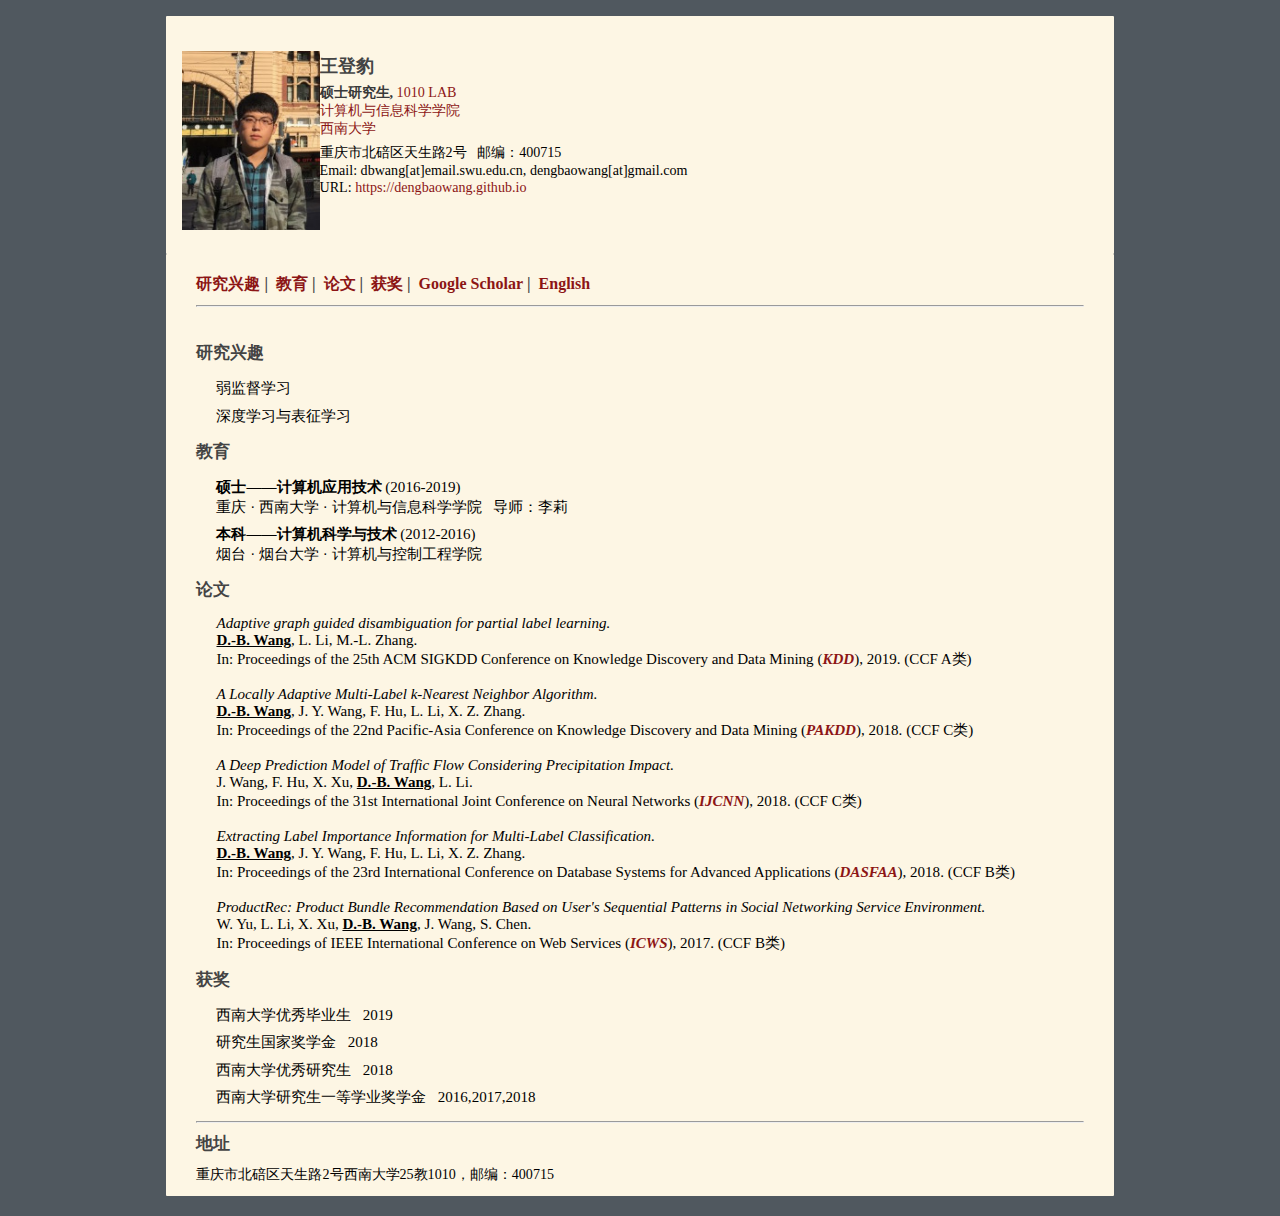
<file: engPage.html>
<!DOCTYPE html PUBLIC "-//W3C//DTD XHTML 1.0 Transitional//EN" "http://www.w3.org/TR/xhtml1/DTD/xhtml1-transitional.dtd">
<!-- saved from url=(0034)http:// -->
<html xmlns="http://www.w3.org/1999/xhtml"><head><meta http-equiv="Content-Type" content="text/html;charset=utf-8">

<meta name="keywords" content="Deng-Bao Wang, 王登豹>
<meta name="description" content="Deng-Bao Wang(王登豹)&#39;s homepage.">
<title>Deng-Bao Wang</title>
<link rel="stylesheet" href="./style.css" type="text/css">
</head>

<body>
	<div id="container">
		<div id="header">
			<div id="sidebar1" class="sidebar">
			<img height="100%" src="./June2018.jpg">
	    	</div>
	    	<div id="sidebar1" class="sidebar2">
    			<br>
				<!--<img src="./logo.jpg">-->
		    </div>
			<h1 id="eng"><b>王登豹</b> <!--<span style="vertical-align:text-bottom"><img src="./name.png"></span>--></h1>
			<h2 id="eng">硕士研究生, <a href="http://swu-nlp.group/" target="_blank">1010 LAB</a></h2>
	        <h2 id="eng"><a href="http://computer.swu.edu.cn/">计算机与信息科学学院</a></h2>
	        <h2 id="eng"><a href="http://computer.swu.edu.cn"/>西南大学</a></h2>
        	<p>重庆市北碚区天生路2号 &nbsp;&nbsp;邮编：400715<br>  		
			Email: dbwang[at]email.swu.edu.cn, dengbaowang[at]gmail.com<br>
			URL: <a href="https://dengbaowang.github.io"> https://dengbaowang.github.io</a></p>

		</div>
	
		<div id="content">
			<h1 id="split"><font size="3em"><a id="goto" href="#interest">研究兴趣</a>&nbsp;|&nbsp;
            <!--<a id="goto" href="#job">Job Experience</a>,-->
            <a id="goto" href="#edu">教育</a>&nbsp;|&nbsp;
            <a id="goto" href="#publications">论文</a>&nbsp;|&nbsp;
            <a id="goto" href="#honors">获奖</a>&nbsp;|&nbsp;
            <a id="goto" href="https://scholar.google.com/citations?user=Wrpqyg8AAAAJ&hl=zh-CN" target="_blank">Google Scholar</a>&nbsp;|&nbsp;
        	<a id="goto" href="index.html">English</a></font></h1>
			<hr><br>
			<!--<h1><font size="3em" color="#990000">News: </font></h1> 
			<ul><li>We have released a toolbox ALiPy: Active Learning in Python. [<a href="http://parnec.nuaa.edu.cn/huangsj/alipy/" target="_blank">homepage</a>] [<a href="https://github.com/NUAA-AL/alipy" target="_blank">github</a>]</li>
				<li>We organized an international workshop on active learning at PRICAI 2018. [<a href="http://parnec.nuaa.edu.cn/huangsj/AL-workshop/" target="_blank">homepage</a>]</li>
			</ul>-->
			<h1><a name="interest"></a>研究兴趣</h1>
	            <ul>
	                <li><p>弱监督学习</p></li>
	                <li><p>深度学习与表征学习</p></li>
	            </ul>
	        <h1><a name="edu"></a>教育</h1>
	            <ul>
	                <!--<li><p>
	                    <b>Doctor of Engineering</b> (September 2013)<br>
	                    Dept. of Computer Science, Tokyo Institute of Technology, Tokyo, Japan.<br>
	                    Supervised by Prof. Masashi Sugiyama.
	                </p></li>-->
	                <li><p>
	                    <b>硕士——计算机应用技术</b> (2016-2019)<br>
	                    重庆 · 西南大学 · 计算机与信息科学学院 &nbsp;&nbsp;导师：李莉<br>
	                </p></li>
	                <li><p>
	                    <b>本科——计算机科学与技术</b> (2012-2016)<br>
	                    烟台 · 烟台大学 · 计算机与控制工程学院
	                </p></li>
	            </ul>
			<h1><a name="论文"></a>论文</h1>
	  			<ul>
	  				<li><i>Adaptive graph guided disambiguation for partial label learning.</i><br>
	  				<u><b>D.-B. Wang</b></u>, L. Li, M.-L. Zhang.<br>
	  				In: Proceedings of the 25th ACM SIGKDD Conference on Knowledge Discovery and Data Mining (<i><a href="https://www.kdd.org/" target="_blank"><b>KDD</b></a></i>), 2019. <!--[<a href="paper/kdd19.pdf" target="_blank"><b>Paper</b></a>]--> (CCF A类)</li>
					<br>
					<li><i>A Locally Adaptive Multi-Label k-Nearest Neighbor Algorithm.</i><br>
					<u><b>D.-B. Wang</b></u>, J. Y. Wang, F. Hu, L. Li, X. Z. Zhang.<br>
					In: Proceedings of the 22nd Pacific-Asia Conference on Knowledge Discovery and Data Mining (<i><a href="https://pakdd.org/" target="_blank"><b>PAKDD</b></a></i>), 2018. <!--[<b><a href="paper/pakdd18.pdf" target="_blank">Paper</a></b>]-->(CCF C类)</li>
					<br>
					<li><i>A Deep Prediction Model of Traffic Flow Considering Precipitation Impact.</i><br>
					J. Wang, F. Hu, X. Xu, <u><b>D.-B. Wang</b></u>, L. Li.<br>
					In: Proceedings of  the 31st International Joint Conference on Neural Networks (<i><a href="https://www.ijcnn.org/" target="_blank"><b>IJCNN</b></a></i>), 2018. (CCF C类)</li>
					<br>
					<li><i>Extracting Label Importance Information for Multi-Label Classification.</i><br>
					<u><b>D.-B. Wang</b></u>, J. Y. Wang, F. Hu, L. Li, X. Z. Zhang.<br>
					In: Proceedings of the 23rd International Conference on Database Systems for Advanced Applications (<i><a href="http://www.dasfaa.net/" target="_blank"><b>DASFAA</b></a></i>), 2018. (CCF B类)</li>
					<br>
					<li><i>ProductRec: Product Bundle Recommendation Based on User's Sequential Patterns in Social Networking Service Environment.</i><br>
					W. Yu, L. Li, X. Xu, <u><b>D.-B. Wang</b></u>, J. Wang, S. Chen.<br>
					In: Proceedings of IEEE International Conference on Web Services (<i><a href="http://icws.org/" target="_blank"><b>ICWS</b></a></i>), 2017. (CCF B类)</li>
				</ul>		
			<h1><a name="honors"></a>获奖</a></h1>
				<ul>
	            	<li><p> 西南大学优秀毕业生 &nbsp;&nbsp;2019 </p></li>
	                <li><p> 研究生国家奖学金 &nbsp;&nbsp;2018 </p></li>
	                <li><p> 西南大学优秀研究生 &nbsp;&nbsp;2018 </p></li>
	                <li><p> 西南大学研究生一等学业奖学金 &nbsp;&nbsp;2016,2017,2018 </p></li>
	            </ul>
			<h1><hr>地址</h1>
            <p>重庆市北碚区天生路2号西南大学25教1010，邮编：400715</p>
		</div>
		<div id="footer">
		</div>
	</div>
<div id="cntvlive2-is-installed"></div></body></html>
</file>
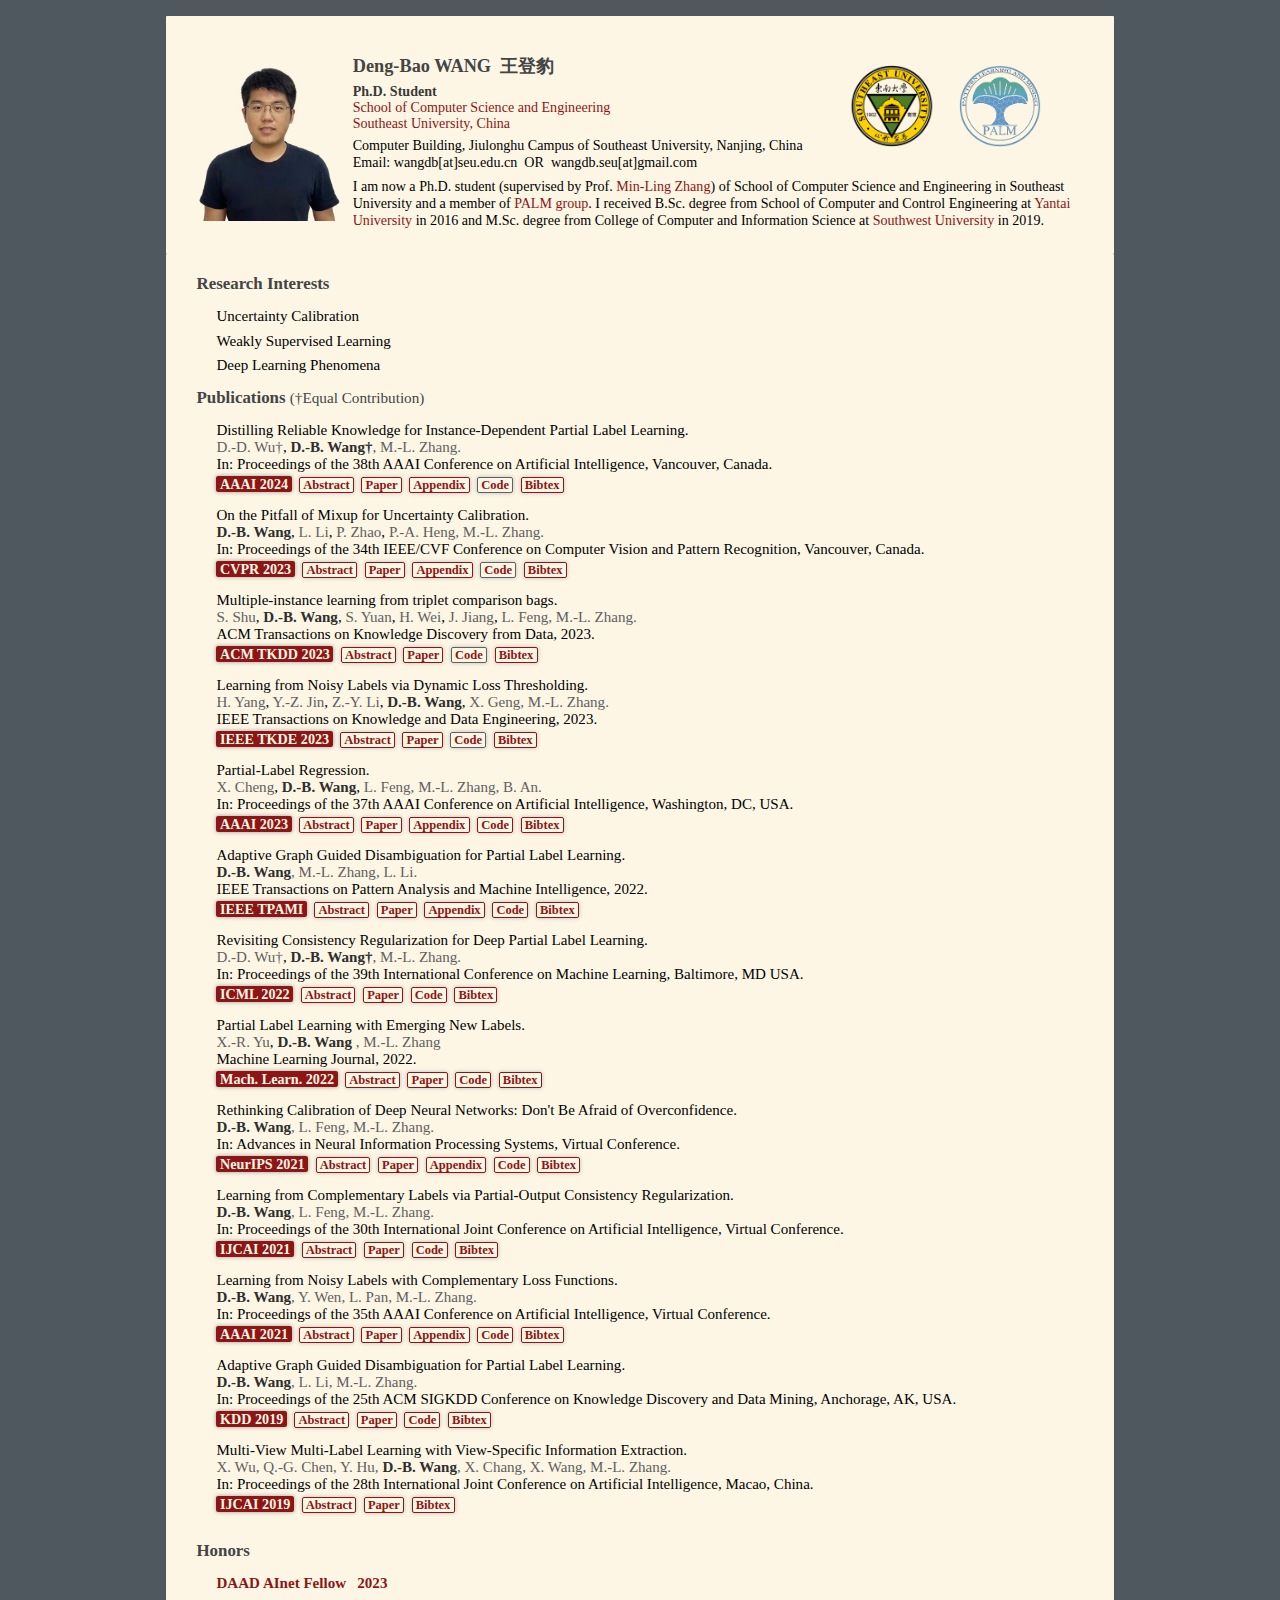
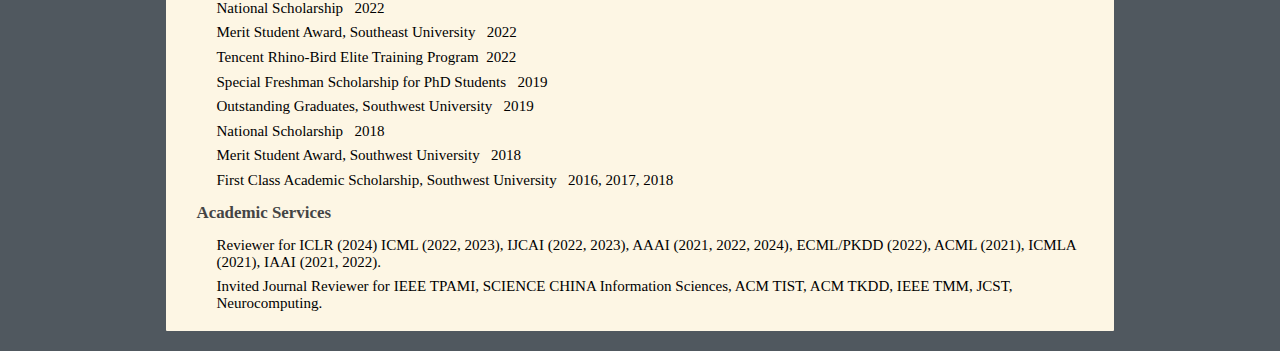
<file: index_old.html>
<!DOCTYPE html PUBLIC "-//W3C//DTD XHTML 1.0 Transitional//EN" "http://www.w3.org/TR/xhtml1/DTD/xhtml1-transitional.dtd">
<!-- saved from url=(0034)http:// -->
<html xmlns="http://www.w3.org/1999/xhtml">
<head>
<meta http-equiv="Content-Type" content="text/html;charset=utf-8">
<meta name="keywords" content="Deng-Bao Wang, 王登豹">
<meta name="description" content="Deng-Bao Wang(王登豹)&#39;s homepage.">
<title>Deng-Bao Wang</title>
<link rel="stylesheet" href="./style.css" type="text/css">
<script type="text/x-mathjax-config">
        MathJax.Hub.Config({
          showProcessingMessages: false,
          TeX: { equationNumbers: { autoNumber: "AMS" } }
        });
        </script>
        <script src="https://&nbsp;code&nbsp;.jquery.com/jquery-3.5.1.min.js"></script>
        <script>
          function toggle(pId) {
            var e=document.getElementById(pId);
            if (!e) return;
            if (e.style.display == "none") {
              e.style.display = "block"
            } else {
              e.style.display = "none"
            }
            return;
          }
        </script>
</head>
<script>
	function changemode(){
		if(/OS/i.test(navigator.userAgent)){
	  	body.style.fontSize="80%";
	  	document.getElementById("header").style.width="62em";
	  	document.getElementById("content").style.width="62em";
	  	document.getElementById("footer").style.width="62em";
		}
		else{
		}
	}
	window.onload=changemode;
</script>
<body id='body'><a target="_blank" name="top"></a>
	<!--<div id="container">-->
		<div id="header">
			<div id="sidebar1" class="sidebar">
			<img height="95%" src="./May2022b.jpg">
	    	</div>

	    	<div id="sidebar1" class="sidebar2">
    			<a target="_blank" href="http://www.seu.edu.cn/"/><img class="logo" height="90%" src="./SEU.jpg"></a>
    			<a target="_blank" href="http://palm.seu.edu.cn/" target="_blank"><img class="logo" height="90%" src="./PALM1.jpg"></a>
		    </div>

			<h1 id="headerh1"><b>Deng-Bao WANG &nbsp;<font style="font-family: kaiti;">王登豹</font></b> <!--<span style="vertical-align:text-bottom"><img src="./name.png"></span>--></h1>
			<h2 id="headerh2">Ph.D. Student<!--, <a target="_blank" href="http://palm.seu.edu.cn/" target="_blank">PALM Group</a></h2>-->
	        <h2><a target="_blank" href="https://cse.seu.edu.cn/">School of Computer Science and Engineering</a></h2>
	        <h2><a target="_blank" href="http://www.seu.edu.cn/"/>Southeast University, China</a></h2>
	        <p><!--&#127970;-->Computer Building, Jiulonghu Campus of Southeast University, Nanjing, China<br>  		
			<!--&#128232;-->Email: wangdb[at]seu.edu.cn &nbsp;OR&nbsp; wangdb.seu[at]gmail.com
			<!--<br>URL: <a target="_blank" href="https://dengbaowang.github.io"> https://dengbaowang.github.io</a>-->
			</p>
			<p id="introP">
			I am now a Ph.D. student (supervised by Prof. <a target="_blank" href="http://palm.seu.edu.cn/zhangml/"> Min-Ling Zhang</a>) of School of Computer Science and Engineering in Southeast University and a member of <a target="_blank" href="http://palm.seu.edu.cn/" target="_blank">PALM group</a>. I received B.Sc. degree from School of Computer and Control Engineering at <a target="_blank" href="http://www.ytu.edu.cn/">Yantai University</a> in 2016 and M.Sc. degree from College of Computer and Information Science at <a target="_blank" href="http://www.swu.edu.cn/"/>Southwest University</a> in 2019.<!--I have been recently enrolled in Tencent Rhino-Bird Elite Training Program and now I am a research intern at <a target="_blank" href="https://ai.tencent.com/ailab/zh/index">Tencent AI Lab</a>, working on Trustworthy Machine Learning and AI-aided Drug Discovery with <a target="_blank" href="https://peilinzhao.github.io/"> Peilin Zhao</a> and <a target="_blank" href="https://lanqingli1993.github.io/">Lanqing Li</a>.I received B.Sc. degree from School of Computer and Control Engineering at <a target="_blank" href="http://www.ytu.edu.cn/">Yantai University</a> in 2016 and M.Sc. degree from College of Computer and Information Science at <a target="_blank" href="http://www.swu.edu.cn/"/>Southwest University</a> in 2019.-->
			</p>
		</div>

		<div id="content">
			<h1><a target="_blank" name="interest"></a>Research Interests</h1>
	            <ul>
	                <li><p>Uncertainty Calibration</p></li>
	                <li><p>Weakly Supervised Learning</p></li>
	                <li><p>Deep Learning Phenomena</p></li>
	                <!--<li><p>Applications of AI on Computer Vision and Natural Language Processing</p></li>-->
	            </ul>

			<h1><a target="_blank" name="publications"></a>Publications <font class="equal">(&dagger;Equal Contribution)</font></h1>
	  			<ul id="pub">
	  				<li>
	  					Distilling Reliable Knowledge for Instance-Dependent Partial Label Learning.<br>
		  				<font class="coauthors" color="#606060">D.-D. Wu†</font>, <font class="me">D.-B. Wang†</font><font class="coauthors" color="#606060">, M.-L. Zhang.</font><br>
		  				<font class="conf" color="#000000">In: Proceedings of the 38th AAAI Conference on Artificial Intelligence, Vancouver, Canada.</font><!--[<a target="_blank" href="index.html"><img src="./pdf.gif">&nbsp;pdf</a>]--> <!--[<a target="_blank" href="&nbsp;paper&nbsp;/ijcai21.pdf" target="_blank"><b>&nbsp;Paper&nbsp;</b></a>]--><br>
		  				<div id="buttons">
		  				<font color="#FDF6E4" id="button"><b>&nbsp;AAAI 2024&nbsp;</b></font>&nbsp;
		  				<span class="title" onclick="toggle(&#39;cvpr24_abs&#39;)" style="cursor:pointer; u:hover"><font id="button1" color="#204E9A">&nbsp;Abstract&nbsp;</font></span>&nbsp;
							<font id="button1" color="#204E9A"><a target="_blank" href="https://palm.seu.edu.cn/zhangml/files/AAAI'24d.pdf">&nbsp;Paper&nbsp;</a></font>&nbsp;
							<font id="button1" color="#204E9A"><a target="_blank" href="https://palm.seu.edu.cn/zhangml/files/Appendix_AAAI'24d.pdf">&nbsp;Appendix&nbsp;</a></font>&nbsp;
							<font id="button1_tbu"><a target="_blank" href="https://github.com/wu-dd/DIRK">&nbsp;Code&nbsp;</a></font>&nbsp;
							<span class="title" onclick="toggle(&#39;cvpr24_bib&#39;)" style="cursor:pointer; u:hover"><font id="button1" color="#204E9A">&nbsp;Bibtex&nbsp;</font></span>&nbsp;
							</div>
							<br>
							<span id="cvpr24_abs" style="text-align:justify; display:none; margin-top: 8px; border:0pt solid; border-color: #7C7C86; border-radius: 3px 3px 3px 3px; padding-left: 12px; padding-top: 7px; padding-right: 12px; padding-bottom: 5px; width:85%; background-color:#DAD6D6">
							Partial label learning (PLL) refers to the classification task where each training instance is ambiguously annotated with a set of candidate labels. Despite substantial advancements in tackling this challenge, limited attention has been devoted to a more specific and realistic setting, denoted as instancedependent partial label learning (IDPLL). Within this contex, the assignment of partial labels depends on the distinct features of individual instances, rather than being random. In this paper, we initiate an exploration into a self-distillation framework for this problem, driven by the proven effectiveness and stability of this framework. Nonetheless, a crucial shortfall is identified: the foundational assumption central to IDPLL, involving what we term as partial label knowledge stipulating that candidate labels should exhibit superior confidence compared to non-candidates, is not fully upheld within the distillation process. To address this challenge, we introduce DIRK, a novel distillation approach that leverages a rectification process to DIstill Reliable Knowledge, while concurrently preserves informative fine-grained label confidence. In addition, to harness the rectified confidence to its fullest potential, we propose a knowledge-based representation refinement module, seamlessly integrated into the DIRK framework. This module effectively transmits the essence of similarity knowledge from the label space to the feature space, thereby amplifying representation learning and subsequently engendering marked improvements in model performance. Experiments and analysis on multiple datasets validate the rationality and superiority of our proposed approach.
							</span>
							<span id="cvpr24_bib" style="display:none; margin-top: 8px; border:0pt solid; border-color: #7C7C86; border-radius: 3px 3px 3px 3px; padding-left: 12px; padding-top: 7px; padding-right: 12px; padding-bottom: 5px; width:85%; background-color:#DAD6D6">
								@inproceedings{AAAI24Wu,<br>
							  author    = {Dong-Dong Wu and  Deng-Bao Wang and Min-Ling Zhang},<br>
							  title     = {Distilling Reliable Knowledge for Instance-Dependent Partial Label Learning},<br>
							  booktitle = {Proceedings of the 38th AAAI Conference on Artificial Intelligence},<br>
							  year      = {2024}<br>
							}
							</span>
		  				
	  				</li>
	  				<br>
	  				<li>
	  					On the Pitfall of Mixup for Uncertainty Calibration.<br>
		  				<font class="me">D.-B. Wang</font>, <font class="coauthors" color="#606060">L. Li</font>, <font class="coauthors" color="#606060">P. Zhao</font>, <font class="coauthors" color="#606060">P.-A. Heng</font><font class="coauthors" color="#606060">, M.-L. Zhang.</font><br>
		  				<font class="conf" color="#000000">In: Proceedings of the 34th IEEE/CVF Conference on Computer Vision and Pattern Recognition, Vancouver, Canada.</font><!--[<a target="_blank" href="index.html"><img src="./pdf.gif">&nbsp;pdf</a>]--> <!--[<a target="_blank" href="&nbsp;paper&nbsp;/ijcai21.pdf" target="_blank"><b>&nbsp;Paper&nbsp;</b></a>]--><br>
		  				<div id="buttons">
		  				<font color="#FDF6E4" id="button"><b>&nbsp;CVPR 2023&nbsp;</b></font>&nbsp;
		  				<span class="title" onclick="toggle(&#39;cvpr23_abs&#39;)" style="cursor:pointer; u:hover"><font id="button1" color="#204E9A">&nbsp;Abstract&nbsp;</font></span>&nbsp;
							<font id="button1" color="#204E9A"><a target="_blank" href="http://palm.seu.edu.cn/zhangml/files/CVPR'23.pdf">&nbsp;Paper&nbsp;</a></font>&nbsp;
							<font id="button1" color="#204E9A"><a target="_blank" href="http://palm.seu.edu.cn/zhangml/files/Appendix_CVPR'23.pdf">&nbsp;Appendix&nbsp;</a></font>&nbsp;
							<font id="button1_tbu"><a target="_blank" href="https://github.com/dengbaowang/Mixup-Inference-in-Training">&nbsp;Code&nbsp;</a></font>&nbsp;
							<span class="title" onclick="toggle(&#39;cvpr23_bib&#39;)" style="cursor:pointer; u:hover"><font id="button1" color="#204E9A">&nbsp;Bibtex&nbsp;</font></span>&nbsp;
							</div>
							<br>
							<span id="cvpr23_abs" style="text-align:justify; display:none; margin-top: 8px; border:0pt solid; border-color: #7C7C86; border-radius: 3px 3px 3px 3px; padding-left: 12px; padding-top: 7px; padding-right: 12px; padding-bottom: 5px; width:85%; background-color:#DAD6D6">
							By simply taking convex combinations between pairs of samples and their labels, mixup training has been shown to easily improve predictive accuracy. It has been recently found that models trained with mixup also perform well on uncertainty calibration. However, in this study, we found that mixup training usually makes models less calibratable than vanilla empirical risk minimization, which means that it would harm uncertainty estimation when post-hoc calibration is considered. By decomposing the mixup process into data transformation and random perturbation, we suggest that the confidence penalty nature of the data transformation is the reason of calibration degradation. To mitigate this problem, we first investigate the mixup inference strategy and found that despite it improves calibration on mixup, this ensemble-like strategy does not necessarily outperform simple ensemble. Then, we propose a general strategy named mixup inference in training, which adopts a simple decoupling principle for recovering the outputs of raw samples at the end of forward network pass. By embedding the mixup inference, models can be learned from the original one-hot labels and hence avoid the negative impact of confidence penalty. Our experiments show this strategy properly solves mixup’s calibration issue without sacrificing the predictive performance, while even improves accuracy than vanilla mixup.
							</span>
							<span id="cvpr23_bib" style="display:none; margin-top: 8px; border:0pt solid; border-color: #7C7C86; border-radius: 3px 3px 3px 3px; padding-left: 12px; padding-top: 7px; padding-right: 12px; padding-bottom: 5px; width:85%; background-color:#DAD6D6">
								@inproceedings{CVPR23Wang,<br>
							  author    = {Deng-Bao Wang, Lanqing Li, Peilin Zhao, Pheng-Ann Heng, Min-Ling Zhang},<br>
							  title     = {On the Pitfall of Mixup for Uncertainty Calibration},<br>
							  booktitle = {Proceedings of the 34th IEEE/CVF Conference on Computer Vision and Pattern Recognition},<br>
							  year      = {2023}<br>
							}
							</span>
		  				
	  				</li>
	  				<br>
	  				<li>
	  					Multiple-instance learning from triplet comparison bags.<br>
		  				<font class="coauthors" color="#606060">S. Shu</font>, <font class="me">D.-B. Wang</font>, <font class="coauthors" color="#606060">S. Yuan</font>, <font class="coauthors" color="#606060">H. Wei</font>, <font class="coauthors" color="#606060">J. Jiang</font>, <font class="coauthors" color="#606060">L. Feng</font><font class="coauthors" color="#606060">, M.-L. Zhang.</font><br>
		  				<font class="conf" color="#000000">ACM Transactions on Knowledge Discovery from Data, 2023.</font><!--[<a target="_blank" href="index.html"><img src="./pdf.gif">&nbsp;pdf</a>]--> <!--[<a target="_blank" href="&nbsp;paper&nbsp;/ijcai21.pdf" target="_blank"><b>&nbsp;Paper&nbsp;</b></a>]--><br>
		  				<div id="buttons">
		  				<font color="#FDF6E4" id="button"><b>&nbsp;ACM TKDD 2023&nbsp;</b></font>&nbsp;
		  				<span class="title" onclick="toggle(&#39;tkdd23_abs&#39;)" style="cursor:pointer; u:hover"><font id="button1" color="#204E9A">&nbsp;Abstract&nbsp;</font></span>&nbsp;
							<font id="button1" color="#204E9A"><a target="_blank" href="https://palm.seu.edu.cn/zhangml/files/TKDD'23.pdf">&nbsp;Paper&nbsp;</a></font>&nbsp;
							<font id="button1_tbu"><a target="_blank" href="https://palm.seu.edu.cn/zhangml/files/MILTC.zip">&nbsp;Code&nbsp;</a></font>&nbsp;
							<span class="title" onclick="toggle(&#39;tkdd23_bib&#39;)" style="cursor:pointer; u:hover"><font id="button1" color="#204E9A">&nbsp;Bibtex&nbsp;</font></span>&nbsp;
							</div>
							<br>
							<span id="tkdd23_abs" style="text-align:justify; display:none; margin-top: 8px; border:0pt solid; border-color: #7C7C86; border-radius: 3px 3px 3px 3px; padding-left: 12px; padding-top: 7px; padding-right: 12px; padding-bottom: 5px; width:85%; background-color:#DAD6D6">
							Multiple-instance learning (MIL) solves the problem where training instances are grouped in bags, and a binary (positive or negative) label is provided for each bag. Most of the existing MIL studies need fully labeled bags for training an effective classifier, while it could be quite hard to collect such data in many real-world scenarios, due to the high cost of data labeling process. Fortunately, unlike fully labeled data, triplet comparison data can be collected in a more accurate and human-friendly way. Therefore, in this paper, we for the first time investigate MIL from only triplet comparison bags, where a triplet (𝑋𝑎, 𝑋𝑏, 𝑋𝑐 ) contains the weak supervision information that bag 𝑋𝑎 is more similar to 𝑋𝑏 than to 𝑋𝑐 . To solve this problem, we propose to train a bag-level classifier by the empirical risk minimization framework and theoretically provide a generalization error bound. We also show that a convex formulation can be obtained only when specific convex binary losses such as the square loss and the double hinge loss are used. Extensive experiments validate that our proposed method significantly outperforms other baselines
							</span>
							<span id="tkdd23_bib" style="display:none; margin-top: 8px; border:0pt solid; border-color: #7C7C86; border-radius: 3px 3px 3px 3px; padding-left: 12px; padding-top: 7px; padding-right: 12px; padding-bottom: 5px; width:85%; background-color:#DAD6D6">
							</span>
		  				
	  				</li>
	  				<br>
	  				<li>
	  					Learning from Noisy Labels via Dynamic Loss Thresholding.<br>
		  				<font class="coauthors" color="#606060">H. Yang</font>, <font class="coauthors" color="#606060">Y.-Z. Jin</font>, <font class="coauthors" color="#606060">Z.-Y. Li</font>, <font class="me">D.-B. Wang</font>, <font class="coauthors" color="#606060">X. Geng</font><font class="coauthors" color="#606060">, M.-L. Zhang.</font><br>
		  				<font class="conf" color="#000000">IEEE Transactions on Knowledge and Data Engineering, 2023.</font><!--[<a target="_blank" href="index.html"><img src="./pdf.gif">&nbsp;pdf</a>]--> <!--[<a target="_blank" href="&nbsp;paper&nbsp;/ijcai21.pdf" target="_blank"><b>&nbsp;Paper&nbsp;</b></a>]--><br>
		  				<div id="buttons">
		  				<font color="#FDF6E4" id="button"><b>&nbsp;IEEE TKDE 2023&nbsp;</b></font>&nbsp;
		  				<span class="title" onclick="toggle(&#39;tkde23_abs&#39;)" style="cursor:pointer; u:hover"><font id="button1" color="#204E9A">&nbsp;Abstract&nbsp;</font></span>&nbsp;
							<font id="button1" color="#204E9A"><a target="_blank" href="http://palm.seu.edu.cn/zhangml/files/TKDE'23.pdf">&nbsp;Paper&nbsp;</a></font>&nbsp;
							<font id="button1_tbu"><a target="_blank" href="http://palm.seu.edu.cn/zhangml/files/DLT.rar">&nbsp;Code&nbsp;</a></font>&nbsp;
							<span class="title" onclick="toggle(&#39;cvpr23_bib&#39;)" style="cursor:pointer; u:hover"><font id="button1" color="#204E9A">&nbsp;Bibtex&nbsp;</font></span>&nbsp;
							</div>
							<br>
							<span id="tkde23_abs" style="text-align:justify; display:none; margin-top: 8px; border:0pt solid; border-color: #7C7C86; border-radius: 3px 3px 3px 3px; padding-left: 12px; padding-top: 7px; padding-right: 12px; padding-bottom: 5px; width:85%; background-color:#DAD6D6">
							Numerous researches have proved that deep neural networks (DNNs) can fit almost everything even given data with noisy labels, and result in poor generalization performance. However, recent studies suggest that DNNs tend to gradually memorize the data, moving from correct data to mislabeled data. Inspired by this finding, we propose a novel method named Dynamic Loss Thresholding (DLT). During the training process, DLT records the loss value of each sample and calculates dynamic loss thresholds. Specifically, DLT compares the loss value of each sample with the current loss threshold. Samples with smaller losses can be considered as clean samples with higher probability and vice versa. Then, DLT discards the potentially corrupted labels and further leverages self-training semi-supervised learning techniques. Experiments on CIFAR-10/100, WebVision and Clothing1M demonstrate substantial improvements over recent state-of-the-art methods. In addition, we investigate two real-world problems. Firstly, we propose a novel approach to estimate the noise rates of datasets based on the loss difference between the early and late training stages of DNNs. Secondly, we explore the effect of hard samples (which are difficult to be distinguished) on the process of learning from noisy labels.
							</span>
							<span id="cvpr23_bib" style="display:none; margin-top: 8px; border:0pt solid; border-color: #7C7C86; border-radius: 3px 3px 3px 3px; padding-left: 12px; padding-top: 7px; padding-right: 12px; padding-bottom: 5px; width:85%; background-color:#DAD6D6">
								@inproceedings{TKDE23Yang,<br>
							  author    = {Hao Yang, You-Zhi Jin, Zi-Yin Li, Deng-Bao Wang, Xin Geng, Min-Ling Zhang},<br>
							  title     = {Learning from Noisy Labels via Dynamic Loss Thresholding},<br>
							  booktitle = {IEEE Transactions on Knowledge and Data Engineering},<br>
							  year      = {2023}<br>
							}
							</span>
		  				
	  				</li>
	  				<br>
	  				<li>
	  					Partial-Label Regression.<br>
		  				<font class="coauthors" color="#606060">X. Cheng</font>, <font class="me">D.-B. Wang</font>, <font class="coauthors" color="#606060">L. Feng</font><font class="coauthors" color="#606060">, M.-L. Zhang, B. An.</font><br>
		  				<font class="conf" color="#000000">In: Proceedings of the 37th AAAI Conference on Artificial Intelligence, Washington, DC, USA.</font><!--[<a target="_blank" href="index.html"><img src="./pdf.gif">&nbsp;pdf</a>]--> <!--[<a target="_blank" href="&nbsp;paper&nbsp;/ijcai21.pdf" target="_blank"><b>&nbsp;Paper&nbsp;</b></a>]--><br>
		  				<div id="buttons">
		  				<font color="#FDF6E4" id="button"><b>&nbsp;AAAI 2023&nbsp;</b></font>&nbsp;
		  				<span class="title" onclick="toggle(&#39;aaai23_abs&#39;)" style="cursor:pointer; u:hover"><font id="button1" color="#204E9A">&nbsp;Abstract&nbsp;</font></span>&nbsp;
							<font id="button1" color="#204E9A"><a target="_blank" href="http://palm.seu.edu.cn/zhangml/files/AAAI'23b.pdf">&nbsp;Paper&nbsp;</a></font>&nbsp;
							<font id="button1" color="#204E9A"><a target="_blank" href="http://palm.seu.edu.cn/zhangml/files/Appendix_AAAI'23b.pdf">&nbsp;Appendix&nbsp;</a></font>&nbsp;
							<font id="button1" color="#204E9A"><a target="_blank" href="https://lfeng-ntu.github.io/Code/PLR.zip">&nbsp;Code&nbsp;</a></font>&nbsp;
							<span class="title" onclick="toggle(&#39;aaai23_bib&#39;)" style="cursor:pointer; u:hover"><font id="button1" color="#204E9A">&nbsp;Bibtex&nbsp;</font></span>&nbsp;
							</div>
							<br>
							<span id="aaai23_abs" style="text-align:justify; display:none; margin-top: 8px; border:0pt solid; border-color: #7C7C86; border-radius: 3px 3px 3px 3px; padding-left: 12px; padding-top: 7px; padding-right: 12px; padding-bottom: 5px; width:85%; background-color:#DAD6D6">
							Partial-label learning is a popular weakly supervised learning setting that allows each training example to be annotated with a set of candidate labels. Previous studies on partial-label learning only focused on the classification setting where candidate labels are all discrete, which cannot handle continuous labels with real values. In this paper, we provide the first attempt to investigate partial-label regression, where each training example is annotated with a set of real-valued candidate labels. To solve this problem, we first propose a simple baseline method that takes the average loss incurred by candidate labels as the predictive loss. The drawback of this method lies in that the loss incurred by the true label may be overwhelmed by other false labels. To overcome this drawback, we propose an identification method that takes the least loss incurred by candidate labels as the predictive loss. We further improve it by proposing a progressive identification method to differentiate candidate labels using progressively updated weights for incurred losses. We prove that the latter two methods are model-consistent and provide convergence analysis showing the optimal parametric convergence rate. Our proposed methods are theoretically grounded and can be compatible with any models, optimizers, and losses. Experiments validate the effectiveness of our proposed methods.
							</span>
							<span id="aaai23_bib" style="display:none; margin-top: 8px; border:0pt solid; border-color: #7C7C86; border-radius: 3px 3px 3px 3px; padding-left: 12px; padding-top: 7px; padding-right: 12px; padding-bottom: 5px; width:85%; background-color:#DAD6D6">
								@inproceedings{AAAI23Cheng,<br>
							  author    = {Xin Cheng, Deng-Bao Wang, Lei Feng, Min-Ling Zhang and Bo An},<br>
							  title     = {Partial-Label Regression},<br>
							  booktitle = {Proceedings of the 37th AAAI Conference on Artificial Intelligence},<br>
							  year      = {2023}<br>
							}
							</span>
		  				
	  				</li>
	  				<br>
	  				<li>
	  					Adaptive Graph Guided Disambiguation for Partial Label Learning.<br>
		  				<font class="me">D.-B. Wang</font><font class="coauthors" color="#606060">, M.-L. Zhang, L. Li.</font><br>
		  				<font class="conf" color="#000000">IEEE Transactions on Pattern Analysis and Machine Intelligence, 2022.</font><!--[<a target="_blank" href="index.html"><img src="./pdf.gif">&nbsp;pdf</a>]--> <!--[<a target="_blank" href="&nbsp;paper&nbsp;/ijcai21.pdf" target="_blank"><b>&nbsp;Paper&nbsp;</b></a>]--><br>
		  				<div id="buttons">
		  				<font color="#FDF6E4" id="button"><b>&nbsp;IEEE TPAMI&nbsp;</b></font>&nbsp;
		  				<span class="title" onclick="toggle(&#39;tpami22_abs&#39;)" style="cursor:pointer; u:hover"><font id="button1" color="#204E9A">&nbsp;Abstract&nbsp;</font></span>&nbsp;
							<font id="button1" color="#204E9A"><a target="_blank" href="http://palm.seu.edu.cn/zhangml/files/TPAMI'21b.pdf">&nbsp;Paper&nbsp;</a></font>&nbsp;
							<font id="button1" color="#204E9A"><a target="_blank" href="http://palm.seu.edu.cn/zhangml/files/TPAMI'21b-Supplement.pdf">&nbsp;Appendix&nbsp;</a></font>&nbsp;
							<font id="button1" color="#204E9A"><a target="_blank" href="https://github.com/dengbaowang/PL-AGGD">&nbsp;Code&nbsp;</a></font>&nbsp;
							<span class="title" onclick="toggle(&#39;tpami22_bib&#39;)" style="cursor:pointer; u:hover"><font id="button1" color="#204E9A">&nbsp;Bibtex&nbsp;</font></span>&nbsp;
							</div>
							<br>
							<span id="tpami22_abs" style="text-align:justify; display:none; margin-top: 8px; border:0pt solid; border-color: #7C7C86; border-radius: 3px 3px 3px 3px; padding-left: 12px; padding-top: 7px; padding-right: 12px; padding-bottom: 5px; width:85%; background-color:#DAD6D6">
							In partial label learning, a multi-class classifier is learned from the ambiguous supervision where each training example is associated with a set of candidate labels among which only one is valid. An intuitive way to deal with this problem is label disambiguation, i.e. differentiating the labeling confidences of different candidate labels so as to try to recover ground-truth labeling information. Recently, feature-aware label disambiguation has been proposed which utilizes the graph structure of feature space to generate labeling confidences over candidate labels. Nevertheless, the existence of noises and outliers in training data makes the graph structure derived from original feature space less reliable. In this paper, a novel partial label learning approach based on adaptive graph guided disambiguation is proposed, which is shown to be more effective in revealing the intrinsic manifold structure among training examples. Other than the sequential disambiguation-then-induction learning strategy, the proposed approach jointly performs adaptive graph construction, candidate label disambiguation and predictive model induction with alternating optimization. Furthermore, we consider the particular human-in-the-loop framework in which a learner is allowed to actively query some ambiguously labeled examples for manual disambiguation. Extensive experiments clearly validate the effectiveness of adaptive graph guided disambiguation for learning from partial label examples.
							</span>
							<span id="tpami22_bib" style="display:none; margin-top: 8px; border:0pt solid; border-color: #7C7C86; border-radius: 3px 3px 3px 3px; padding-left: 12px; padding-top: 7px; padding-right: 12px; padding-bottom: 5px; width:85%; background-color:#DAD6D6">
								@inproceedings{tpami22dbwang,<br>
							  author    = {Deng-Bao Wang and Li Li and Min-Ling Zhang},<br>
						  	title     = {Adaptive Graph Guided Disambiguation for Partial Label Learning},<br>
							  booktitle = {IEEE Transactions on Pattern Analysis and Machine Intelligence, in press},<br>
							  year      = {2022}<br>
							}
							</span>
		  				
	  				</li>
	  				<br>
	  				<li>
	  					Revisiting Consistency Regularization for Deep Partial Label Learning.<br>
		  				<font class="coauthors" color="#606060">D.-D. Wu†</font>, <font class="me">D.-B. Wang†</font><font class="coauthors" color="#606060">, M.-L. Zhang.</font><br>
		  				<font class="conf" color="#000000">In: Proceedings of the 39th International Conference on Machine Learning, Baltimore, MD USA.</font><!--[<a target="_blank" href="index.html"><img src="./pdf.gif">&nbsp;pdf</a>]--> <!--[<a target="_blank" href="&nbsp;paper&nbsp;/ijcai21.pdf" target="_blank"><b>&nbsp;Paper&nbsp;</b></a>]--><br>
		  				<div id="buttons">
		  				<font color="#FDF6E4" id="button"><b>&nbsp;ICML 2022&nbsp;</b></font>&nbsp;
		  				<span class="title" onclick="toggle(&#39;icml22_abs&#39;)" style="cursor:pointer; u:hover"><font id="button1" color="#204E9A">&nbsp;Abstract&nbsp;</font></span>&nbsp;
							<font id="button1" color="#204E9A"><a target="_blank" href="http://palm.seu.edu.cn/zhangml/files/ICML'22a.pdf">&nbsp;Paper&nbsp;</a></font>&nbsp;
							<font id="button1" color="#204E9A"><a target="_blank" href="http://palm.seu.edu.cn/zhangml/Resources.htm#icml22a">&nbsp;Code&nbsp;</a></font>&nbsp;
							<span class="title" onclick="toggle(&#39;icml22_bib&#39;)" style="cursor:pointer; u:hover"><font id="button1" color="#204E9A">&nbsp;Bibtex&nbsp;</font></span>&nbsp;
							</div>
							<br>
							<span id="icml22_abs" style="text-align:justify; display:none; margin-top: 8px; border:0pt solid; border-color: #7C7C86; border-radius: 3px 3px 3px 3px; padding-left: 12px; padding-top: 7px; padding-right: 12px; padding-bottom: 5px; width:85%; background-color:#DAD6D6">
							Partial label learning (PLL), which refers to the classification task where each training instance is ambiguously annotated with a set of candidate labels, has been recently studied in deep learning paradigm. Despite advances in recent deep PLL literature, existing methods (e.g., methods based on self-training or contrastive learning) are confronted with either ineffectiveness or inefficiency. In this paper, we revisit a simple idea namely consistency regularization, which has been shown effective in traditional PLL literature, to guide the training of deep models. Towards this goal, a new regularized training framework, which performs supervised learning on non-candidate labels and employs consistency regularization on candidate labels, is proposed for PLL. We instantiate the regularization term by matching the outputs of multiple augmentations of an instance to a conformal label distribution, which can be adaptively inferred by the closed-form solution. Experiments on benchmark datasets demonstrate the superiority of the proposed method compared with other state-of-the-art methods.
							</span>
							<span id="icml22_bib" style="display:none; margin-top: 8px; border:0pt solid; border-color: #7C7C86; border-radius: 3px 3px 3px 3px; padding-left: 12px; padding-top: 7px; padding-right: 12px; padding-bottom: 5px; width:85%; background-color:#DAD6D6">
								@inproceedings{ICML22ddwu,<br>
							  author    = {Dong-Dong Wu and  Deng-Bao Wang and Min-Ling Zhang},<br>
							  title     = {Revisiting Consistency Regularization for Deep Partial Label Learning},<br>
							  booktitle = {Proceedings of the 39th International Conference on Machine Learning},<br>
							  year      = {2022}<br>
							}
							</span>
		  				
	  				</li>
	  				<br>
	  				<li>
	  					Partial Label Learning with Emerging New Labels.<br>
		  				<font class="coauthors" color="#606060">X.-R. Yu</font>, <font class="me">D.-B. Wang</font> <font class="coauthors" color="#606060">, M.-L. Zhang</font><br>
		  				<font class="conf" color="#000000">Machine Learning Journal, 2022.</font><!--[<a target="_blank" href="index.html"><img src="./pdf.gif">&nbsp;pdf</a>]--> <!--[<a target="_blank" href="&nbsp;paper&nbsp;/ijcai21.pdf" target="_blank"><b>&nbsp;Paper&nbsp;</b></a>]--><br>
		  				<div id="buttons">
		  				<font color="#FDF6E4" id="button"><b>&nbsp;Mach. Learn. 2022&nbsp;</b></font>&nbsp;
		  				<span class="title" onclick="toggle(&#39;ml22_abs&#39;)" style="cursor:pointer; u:hover"><font id="button1" color="#204E9A">&nbsp;Abstract&nbsp;</font></span>&nbsp;
							<font id="button1" color="#204E9A"><a target="_blank" href="https://dengbaowang.github.io/">&nbsp;Paper&nbsp;</a></font>&nbsp;
							<font id="button1" color="#204E9A"><a target="_blank" href="https://dengbaowang.github.io/">&nbsp;Code&nbsp;</a></font>&nbsp;
							<span class="title" onclick="toggle(&#39;ml22_bib&#39;)" style="cursor:pointer; u:hover"><font id="button1" color="#204E9A">&nbsp;Bibtex&nbsp;</font></span>&nbsp;
							</div>
							<br>
							<span id="ml22_abs" style="text-align:justify; display:none; margin-top: 8px; border:0pt solid; border-color: #7C7C86; border-radius: 3px 3px 3px 3px; padding-left: 12px; padding-top: 7px; padding-right: 12px; padding-bottom: 5px; width:85%; background-color:#DAD6D6">
							Partial label learning deals with the problem where each training instance is associated with a set of candidate labels, among which only one is valid. Existing approaches on partial label learning assume that the scale of label space is fixed, however, this assumption may not be satisfied in open and dynamic environment. In this paper, the first attempt towards the problem of partial label learning with emerging new labels is presented. There are mainly three challenges in this task, namely new label detection, effective classification, and efficient model updating. Specifically, a new method is proposed to address these challenges which consists of three parts: (1) An ensemble-based detector that identifies instances from new labels while also assigns candidate labels to instances which may belong to known labels. (2) An effective classification mechanism that involves data pool construction and label disambiguation process. (3) An efficient updating procedure that adapts both the detector and classifier to new labels without training from scratch. Our experiments on artificial and real-world partial label data sets validate the effectiveness of the proposed method in dealing with emerging labels for partial label learning.
							</span>
							<span id="ml22_bib" style="display:none; margin-top: 8px; border:0pt solid; border-color: #7C7C86; border-radius: 3px 3px 3px 3px; padding-left: 12px; padding-top: 7px; padding-right: 12px; padding-bottom: 5px; width:85%; background-color:#DAD6D6">
								@inproceedings{ML22Yu,<br>
							  author    = {Xiang-Ru Yu, Deng-Bao Wang and Min-Ling Zhang},<br>
							  title     = {Partial Label Learning with Emerging New Labels},<br>
							  booktitle = {Machine Learning, 2022.},<br>
							  year      = {2022}<br>
							}
							</span>
		  				
	  				</li>
	  				<br>
	  				<li>
	  					Rethinking Calibration of Deep Neural Networks: Don't Be Afraid of Overconfidence.<br>
		  				<font class="me">D.-B. Wang</font><font class="coauthors" color="#606060">, L. Feng, M.-L. Zhang.</font><br>
		  				<font class="conf" color="#000000">In: Advances in Neural Information Processing Systems, Virtual Conference.</font><!--[<a target="_blank" href="index.html"><img src="./pdf.gif">&nbsp;pdf</a>]--> <!--[<a target="_blank" href="&nbsp;paper&nbsp;/ijcai21.pdf" target="_blank"><b>&nbsp;Paper&nbsp;</b></a>]--><br>
		  				<div id="buttons">
		  				<font color="#FDF6E4" id="button"><b>&nbsp;NeurIPS 2021&nbsp;</b></font>&nbsp;
		  				<span class="title" onclick="toggle(&#39;nips21_abs&#39;)" style="cursor:pointer; u:hover"><font id="button1" color="#204E9A">&nbsp;Abstract&nbsp;</font></span>&nbsp;
							<font id="button1" color="#204E9A"><a target="_blank" href="https://proceedings.neurips.cc/paper/2021/file/61f3a6dbc9120ea78ef75544826c814e-Paper.pdf">&nbsp;Paper&nbsp;</a></font>&nbsp;
							<font id="button1" color="#204E9A"><a target="_blank" href="https://proceedings.neurips.cc/paper/2021/file/61f3a6dbc9120ea78ef75544826c814e-Supplemental.pdf">&nbsp;Appendix&nbsp;</a></font>&nbsp;
							<font id="button1" color="#204E9A"><a target="_blank" href="https://github.com/dengbaowang/Rethinking-Calibration-of-Deep-Neural-Networks">&nbsp;Code&nbsp;</a></font>&nbsp;
							<span class="title" onclick="toggle(&#39;nips21_bib&#39;)" style="cursor:pointer; u:hover"><font id="button1" color="#204E9A">&nbsp;Bibtex&nbsp;</font></span>&nbsp;
							</div>
							<br>
							<span id="nips21_abs" style="text-align:justify; display:none; margin-top: 8px; border:0pt solid; border-color: #7C7C86; border-radius: 3px 3px 3px 3px; padding-left: 12px; padding-top: 7px; padding-right: 12px; padding-bottom: 5px; width:85%; background-color:#DAD6D6">
							Capturing accurate uncertainty quantification of the prediction from deep neural networks is important in many real-world decision-making applications. A reliable predictor is expected to be accurate when it is confident about its predictions and indicate high uncertainty when it is likely to be inaccurate. However, modern neural networks have been found to be poorly calibrated, primarily in the direction of overconfidence. In recent years, there is a surge of research on model calibration by leveraging implicit or explicit regularization techniques during training, which obtain well calibration by avoiding overconfident outputs.<br><br>
	 						In our study, we empirically found that despite the predictions obtained from these regularized models are better calibrated, they are worse <b>calibratable</b>, namely, it is harder to further calibrate their predictions with post-hoc calibration methods like temperature scaling and histogram binning. We conduct a series of empirical studies showing that overconfidence may not hurt final calibration performance if post-hoc calibration is allowed, rather, the penalty of confident outputs will compress the room of potential improvements in post-hoc calibration phase. Our experimental findings point out a new direction to improve calibration of DNNs by considering main training and post-hoc calibration as a unified framework. 
							</span>
							<span id="nips21_bib" style="display:none; margin-top: 8px; border:0pt solid; border-color: #7C7C86; border-radius: 3px 3px 3px 3px; padding-left: 12px; padding-top: 7px; padding-right: 12px; padding-bottom: 5px; width:85%; background-color:#DAD6D6">
								@inproceedings{neurips21dbwang,<br>
							  author    = {Deng-Bao Wang and  Lei Feng and Min-Ling Zhang},<br>
							  title     = {Rethinking Calibration of Deep Neural Networks: Do Not Be Afraid of Overconfidence},<br>
							  booktitle = {Advances in Neural Information Processing Systems},<br>
							  year      = {2021}<br>
							}
							</span>
		  				
	  				</li>
	  				<br>
	  				<li>
	  					Learning from Complementary Labels via Partial-Output Consistency Regularization. <!--<a target="_blank" href="https://github.com/dengbaowang/CLL_POCR" target="_blank"><img id="github" src="iconmonstr-github-1.svg"></img></a>--><br>
		  				<font class="me">D.-B. Wang</font><font class="coauthors" color="#606060">, L. Feng, M.-L. Zhang.</font><br>
		  				<font class="conf" color="#000000">In: Proceedings of the 30th International Joint Conference on Artificial Intelligence, Virtual Conference.</font><!--[<a target="_blank" href="index.html"><img src="./pdf.gif">&nbsp;pdf</a>]--> <!--[<a target="_blank" href="&nbsp;paper&nbsp;/ijcai21.pdf" target="_blank"><b>&nbsp;Paper&nbsp;</b></a>]--><br>
		  				<div id="buttons">
		  				<font color="#FDF6E4" id="button"><b>&nbsp;IJCAI 2021&nbsp;</b></font>&nbsp;
		  				<span class="title" onclick="toggle(&#39;ijcai21_abs&#39;)" style="cursor:pointer; u:hover"><font id="button1" color="#204E9A">&nbsp;Abstract&nbsp;</font></span>&nbsp;
							<font id="button1" color="#204E9A"><a target="_blank" href="http://palm.seu.edu.cn/zhangml/files/IJCAI&#39;21a.pdf">&nbsp;Paper&nbsp;</a></font>&nbsp;
							<font id="button1" color="#204E9A"><a target="_blank" href="https://github.com/dengbaowang/CLL_POCR">&nbsp;Code&nbsp;</a></font>&nbsp;
							<span class="title" onclick="toggle(&#39;ijcai21_bib&#39;)" style="cursor:pointer; u:hover"><font id="button1" color="#204E9A">&nbsp;Bibtex&nbsp;</font></span>&nbsp;
							</div>
							<br>
							<span id="ijcai21_abs" style="text-align:justify; display:none; margin-top: 8px; border:0pt solid; border-color: #7C7C86; border-radius: 3px 3px 3px 3px; padding-left: 12px; padding-top: 7px; padding-right: 12px; padding-bottom: 5px; width:85%; background-color:#DAD6D6">
								In complementary-label learning (CLL), a multiclass classifier is learned from training instances each associated with complementary labels, which specify the classes that the instance does not belong to. Previous studies focus on unbiased risk estimator or surrogate loss while neglect the importance of regularization in training phase. In this &nbsp;paper&nbsp;, we give the first attempt to leverage regularization techniques for CLL. By decoupling a label vector into complementary labels and partial unknown labels, we simultaneously inhibit the outputs of complementary labels with a complementary loss and penalize the sensitivity of the classifier on the partial outputs of these unknown classes by consistency regularization. Then we unify the complementary loss and consistency loss together by a specially designed dynamic weighting factor. We conduct a series of experiments showing that the proposed method achieves highly competitive performance in CLL.
							</span>
							<span id="ijcai21_bib" style="display:none; margin-top: 8px; border:0pt solid; border-color: #7C7C86; border-radius: 3px 3px 3px 3px; padding-left: 12px; padding-top: 7px; padding-right: 12px; padding-bottom: 5px; width:85%; background-color:#DAD6D6">
							@inproceedings{ijcai21dbwang,<br>
							  author    = {Deng-Bao Wang and  Lei Feng and Min-Ling Zhang},<br>
							  title     = {Learning from Complementary Labels via Partial-Output Consistency Regularization},<br>
							  booktitle = {Proceedings of the 30th International Joint Conference on Artificial Intelligence},<br>
							  pages     = {3075--3081},<br>
							  year      = {2021}<br>
							}
							</span>
		  			</li>
	  				<br>
					<li>Learning from Noisy Labels with Complementary Loss Functions.<br>
	  				<font class="me">D.-B. Wang</font><font class="coauthors" color="#606060">, Y. Wen, L. Pan, M.-L. Zhang.</font><br>
	  				<font class="conf" color="#000000">In: Proceedings of the 35th AAAI Conference on Artificial Intelligence, Virtual Conference.</font> <!--[<a target="_blank" href="index.html"><img src="./pdf.gif">&nbsp;pdf</a>]--> <!--[<a target="_blank" href="&nbsp;paper&nbsp;/kdd19.pdf" target="_blank"><b>&nbsp;Paper&nbsp;</b></a>]--><br>
	  				<div id="buttons">
	  				<font color="#FDF6E4" id="button"><b>&nbsp;AAAI 2021&nbsp;</b></font>&nbsp;
	  				<span class="title" onclick="toggle(&#39;aaai21_abs&#39;)" style="cursor:pointer; u:hover"><font id="button1" color="#204E9A">&nbsp;Abstract&nbsp;</font></span>&nbsp;
						<font id="button1" color="#204E9A"><a target="_blank" href="http://palm.seu.edu.cn/zhangml/files/AAAI&#39;21a.pdf">&nbsp;Paper&nbsp;</a></font>&nbsp;
						<font id="button1" color="#204E9A"><a target="_blank" href="http://palm.seu.edu.cn/zhangml/files/CompLossSupplement.pdf">&nbsp;Appendix&nbsp;</a></font>&nbsp;
						<font id="button1" color="#204E9A"><a target="_blank" href="https://github.com/dengbaowang/CompLossForNoisyLabels">&nbsp;Code&nbsp;</a></font>&nbsp;
						<span class="title" onclick="toggle(&#39;aaai21_bib&#39;)" style="cursor:pointer; u:hover"><font id="button1" color="#204E9A">&nbsp;Bibtex&nbsp;</font></span>&nbsp;
						</div>
						<br>
						<span id="aaai21_abs" style="text-align:justify; display:none; margin-top: 8px; border:0pt solid; border-color: #7C7C86; border-radius: 3px 3px 3px 3px; padding-left: 12px; padding-top: 7px; padding-right: 12px; padding-bottom: 5px; width:85%; background-color:#DAD6D6">
							Recent researches reveal that deep neural networks are sensitive to label noises hence leading to poor generalization performance in some tasks. Although different robust loss functions have been proposed to remedy this issue, they suffer from an underfitting problem, thus are not sufficient to learn accurate models. On the other hand, the commonly used Cross Entropy (CE) loss, which shows high performance in standard supervised learning (with clean supervision), is nonrobust to label noise. In this &nbsp;paper&nbsp;, we propose a general framework to learn robust deep neural networks with complementary loss functions. In our framework, CE and robust loss play complementary roles in a joint learning objective as per their learning sufficiency and robustness properties respectively. Specifically, we find that by exploiting the memorization effect of neural networks, we can easily filter out a proportion of hard samples and generate reliable pseudo labels for easy samples, and thus reduce the label noise to a quite low level. Then, we simply learn with CE on pseudo supervision and robust loss on original noisy supervision. In this procedure, CE can guarantee the sufficiency of optimization while the robust loss can be regarded as the supplement. Experimental results on benchmark classification datasets indicate that the proposed method helps achieve robust and sufficient deep neural network training simultaneously.
						</span>
						<span id="aaai21_bib" style="display:none; margin-top: 8px; border:0pt solid; border-color: #7C7C86; border-radius: 3px 3px 3px 3px; padding-left: 12px; padding-top: 7px; padding-right: 12px; padding-bottom: 5px; width:85%; background-color:#DAD6D6">
						@inproceedings{aaai21dbwang,<br>
						  author    = {Deng-Bao Wang and  Yong Wen and Lujia Pan and and Min-Ling Zhang},<br>
						  title     = {Learning from Noisy Labels with Complementary Loss Functions},<br>
						  booktitle = {Proceedings of the 35th AAAI Conference on Artificial Intelligence},<br>
						  pages     = {10111--10119},<br>
						  year      = {2021}<br>
						}
					</span>

	  			</li>
	  			<br>

	  			<li>Adaptive Graph Guided Disambiguation for Partial Label Learning.<br>
	  				<font class="me">D.-B. Wang</font><font class="coauthors" color="#606060">, L. Li, M.-L. Zhang.</font><br>
	  				<font class="conf" color="#000000">In: Proceedings of the 25th ACM SIGKDD Conference on Knowledge Discovery and Data Mining, Anchorage, AK, USA.</font> <!--[<a target="_blank" href="&nbsp;paper&nbsp;/kdd19.pdf" target="_blank"><b>&nbsp;Paper&nbsp;</b></a>]--><br>
	  				<div id="buttons">
	  				<font color="#FDF6E4" id="button"><b>&nbsp;KDD 2019&nbsp;</b></font>&nbsp;
	  				<span class="title" onclick="toggle(&#39;kdd19_abs&#39;)" style="cursor:pointer; u:hover"><font id="button1" color="#204E9A">&nbsp;Abstract&nbsp;</font></span>&nbsp;
						<font id="button1" color="#204E9A"><a target="_blank" href="http://palm.seu.edu.cn/zhangml/files/KDD&#39;19b.pdf">&nbsp;Paper&nbsp;</a></font>&nbsp;
						<font id="button1" color="#204E9A"><a target="_blank" href="https://github.com/dengbaowang/PL-AGGD">&nbsp;Code&nbsp;</a></font>&nbsp;
						<span class="title" onclick="toggle(&#39;kdd19_bib&#39;)" style="cursor:pointer; u:hover"><font id="button1" color="#204E9A">&nbsp;Bibtex&nbsp;</font></span>&nbsp;
						</div>
						<br>
						<span id="kdd19_abs" style="text-align:justify; display:none; margin-top: 8px; border:0pt solid; border-color: #7C7C86; border-radius: 3px 3px 3px 3px; padding-left: 12px; padding-top: 7px; padding-right: 12px; padding-bottom: 5px; width:85%; background-color:#DAD6D6">
						Partial label learning aims to induce a multi-class classifer from training examples where each of them is associated with a set of candidate labels, among which only one is the ground-truth label. The common strategy to train predictive model is disambiguation, i.e. differentiating the modeling outputs of individual candidate labels so as to recover ground-truth labeling information. Recently, feature-aware disambiguation was proposed to generate different labeling confdences over candidate label set by utilizing the graph structure of feature space. However, the existence of noise and outliers in training data makes the similarity derived from original features less reliable. To this end, we proposed a novel approach for partial label learning based on adaptive graph guided disambiguation (PL-AGGD). Compared with fxed graph, adaptive graph could be more robust and accurate to reveal the intrinsic manifold structure within the data. Moreover, instead of the two-stage strategy in previous algorithms, our approach performs label disambiguation and predictive model training simultaneously. Specifically, we present a unifed framework which jointly optimizes the ground-truth labeling confdences, similarity graph and model parameters to achieve strong generalization performance. Extensive experiments show that PL-AGGD performs favorably against stateof-the-art partial label learning approaches.
						</span>
						<span id="kdd19_bib" style="display:none; margin-top: 8px; border:0pt solid; border-color: #7C7C86; border-radius: 3px 3px 3px 3px; padding-left: 12px; padding-top: 7px; padding-right: 12px; padding-bottom: 5px; width:85%; background-color:#DAD6D6">
							@inproceedings{kdd19dbwang,<br>
						  author    = {Deng-Bao Wang and Li Li and Min-Ling Zhang},<br>
						  title     = {Adaptive Graph Guided Disambiguation for Partial Label Learning},<br>
						  booktitle = {Proceedings of the 25th ACM SIGKDD International Conference on Knowledge Discovery and Data Mining, Anchorage, AK, USA},<br>
						  pages     = {83--91},<br>
						  year      = {2019}<br>
						}
					</span>
					</li>
	  			<br>

					<li>Multi-View Multi-Label Learning with View-Specific Information Extraction. <br>
	  				<font class="coauthors" color="#606060">X. Wu, Q.-G. Chen, Y. Hu,</font> <font class="me">D.-B. Wang</font><font class="coauthors" color="#606060">, X. Chang, X. Wang, M.-L. Zhang.</font><br>
	  				<font class="conf" color="#000000">In: Proceedings of the 28th International Joint Conference on Artificial Intelligence, Macao, China.</font> <!--[<a target="_blank" href="index.html"><img src="./pdf.gif">&nbsp;pdf</a>]--> <!--[<a target="_blank" href="&nbsp;paper&nbsp;/kdd19.pdf" target="_blank"><b>&nbsp;Paper&nbsp;</b></a>]--><br>
	  				<div id="buttons">
	  				<font color="#FDF6E4" id="button"><b>&nbsp;IJCAI 2019&nbsp;</b></font>&nbsp;
	  				<span class="title" onclick="toggle(&#39;ijcai19_abs&#39;)" style="cursor:pointer; u:hover"><font id="button1" color="#204E9A">&nbsp;Abstract&nbsp;</font></span>&nbsp;
						<font id="button1" color="#204E9A"><a target="_blank" href="http://palm.seu.edu.cn/zhangml/files/IJCAI&#39;19.pdf">&nbsp;Paper&nbsp;</a></font>&nbsp;
						<span class="title" onclick="toggle(&#39;ijcai19_bib&#39;)" style="cursor:pointer; u:hover"><font id="button1" color="#204E9A">&nbsp;Bibtex&nbsp;</font></span>&nbsp;
						</div>
						<br>
						<span id="ijcai19_abs" style="text-align:justify; display:none; margin-top: 8px; border:0pt solid; border-color: #7C7C86; border-radius: 3px 3px 3px 3px; padding-left: 12px; padding-top: 7px; padding-right: 12px; padding-bottom: 5px; width:85%; background-color:#DAD6D6">
							Multi-view multi-label learning serves an important framework to learn from objects with diverse representations and rich semantics. Existing multi-view multi-label learning techniques focus on exploiting shared subspace for fusing multiview representations, where helpful view-specific information for discriminative modeling is usually ignored. In this &nbsp;paper&nbsp;, a novel multi-view multi-label learning approach named SIMM is proposed which leverages shared subspace exploitation and view-specific information extraction. For shared subspace exploitation, SIMM jointly minimizes confusion adversarial loss and multi-label loss to utilize shared information from all views. For view-specific information extraction, SIMM enforces an orthogonal constraint w.r.t. the shared subspace to utilize view-specific discriminative information. Extensive experiments on real-world data sets clearly show the favorable performance of SIMM against other state-of-the-art multi-view multi-label learning approaches
						</span>
						<span id="ijcai19_bib" style="display:none; margin-top: 8px; border:0pt solid; border-color: #7C7C86; border-radius: 3px 3px 3px 3px; padding-left: 12px; padding-top: 7px; padding-right: 12px; padding-bottom: 5px; width:85%; background-color:#DAD6D6">
							@inproceedings{ijcai19jhwu,<br>
						  author    = {Xuan Wu and Qing-Guo Chen and Yao Hu and Deng-Bao Wang and Xiaodong Chang and Xiaobo Wang and Min-Ling Zhang},<br>
						  title     = {Multi-View Multi-Label Learning with View-Specific Information Extraction},<br>
						  booktitle = {Proceedings of the 28th International Joint Conference on Artificial Intelligence, Macao, China},<br>
						  pages     = {3884--3890},<br>
						  year      = {2019}<br>
						}
						</span>
					</li>
	  			<br>

	  			<!-- <li>Extracting Label Importance Information for Multi-Label Classification. <br>
	  				<font class="me">D.-B. Wang</font><font class="coauthors" color="#606060">, J. Wang, F. Hu, L. Li, X. Zhang.</font><br>
	  				<font class="conf" color="#000000">In: Proceedings of the 23rd International Conference on Database Systems for Advanced Applications, Gold Coast, Australia.</font> <br>
					</li>
	  			<br>

	  			<li>A Locally Adaptive Multi-Label k-Nearest Neighbor Algorithm. <br>
	  				<font class="me">D.-B. Wang</font><font class="coauthors" color="#606060">, J. Wang, F. Hu, L. Li, X. Zhang.</font><br>
	  				<font class="conf" color="#000000">In: Proceedings of the 22nd Pacific-Asia Conference on Knowledge Discovery and Data Mining, Melbourne, Australia.</font> <br>
					</li>
	  			<br> -->

				</ul>

			
			
			<h1><a target="_blank" name="honors"></a>Honors</a></h1>
				<ul>
		            <li><p> <a target="_blank" href="https://www.daad.de/en/the-daad/postdocnet/fellows/fellows/">DAAD AInet Fellow &nbsp;&nbsp;2023</a> </p></li>
		            <li><p> National Scholarship &nbsp;&nbsp;2022 </p></li>
		            <li><p> Merit Student Award, Southeast University &nbsp;&nbsp;2022 </p></li>
							<li><p> Tencent Rhino-Bird Elite Training Program&nbsp;&nbsp;2022 </p></li>
							<li><p> Special Freshman Scholarship for PhD Students &nbsp;&nbsp;2019 </p></li>
		           	<li><p> Outstanding Graduates, Southwest University &nbsp;&nbsp;2019 </p></li>
		            <li><p> National Scholarship &nbsp;&nbsp;2018 </p></li>
		            <li><p> Merit Student Award, Southwest University &nbsp;&nbsp;2018 </p></li>
		            <li><p> First Class Academic  Scholarship, Southwest University &nbsp;&nbsp;2016, 2017, 2018 </p></li>
		        </ul>
          <h1><a target="_blank" name="services"></a>Academic Services</a></h1>
				<ul>
					<li><p>Reviewer for ICLR (2024) ICML (2022, 2023), IJCAI (2022, 2023), AAAI (2021, 2022, 2024), ECML/PKDD (2022), ACML (2021), ICMLA (2021), IAAI (2021, 2022).</p></li>
					<li><p>Invited Journal Reviewer for IEEE TPAMI, SCIENCE CHINA Information Sciences, ACM TIST, ACM TKDD, IEEE TMM, JCST, Neurocomputing.</p></li>
					<!--<li><p>Subreviewer for some international journals and conferences such as MLJ, TKDE, NeurIPS, ICML, AAAI, IJCAI, KDD, etc.</p></li>
	            </ul>-->
		</div>
 	</body></html>
</file>
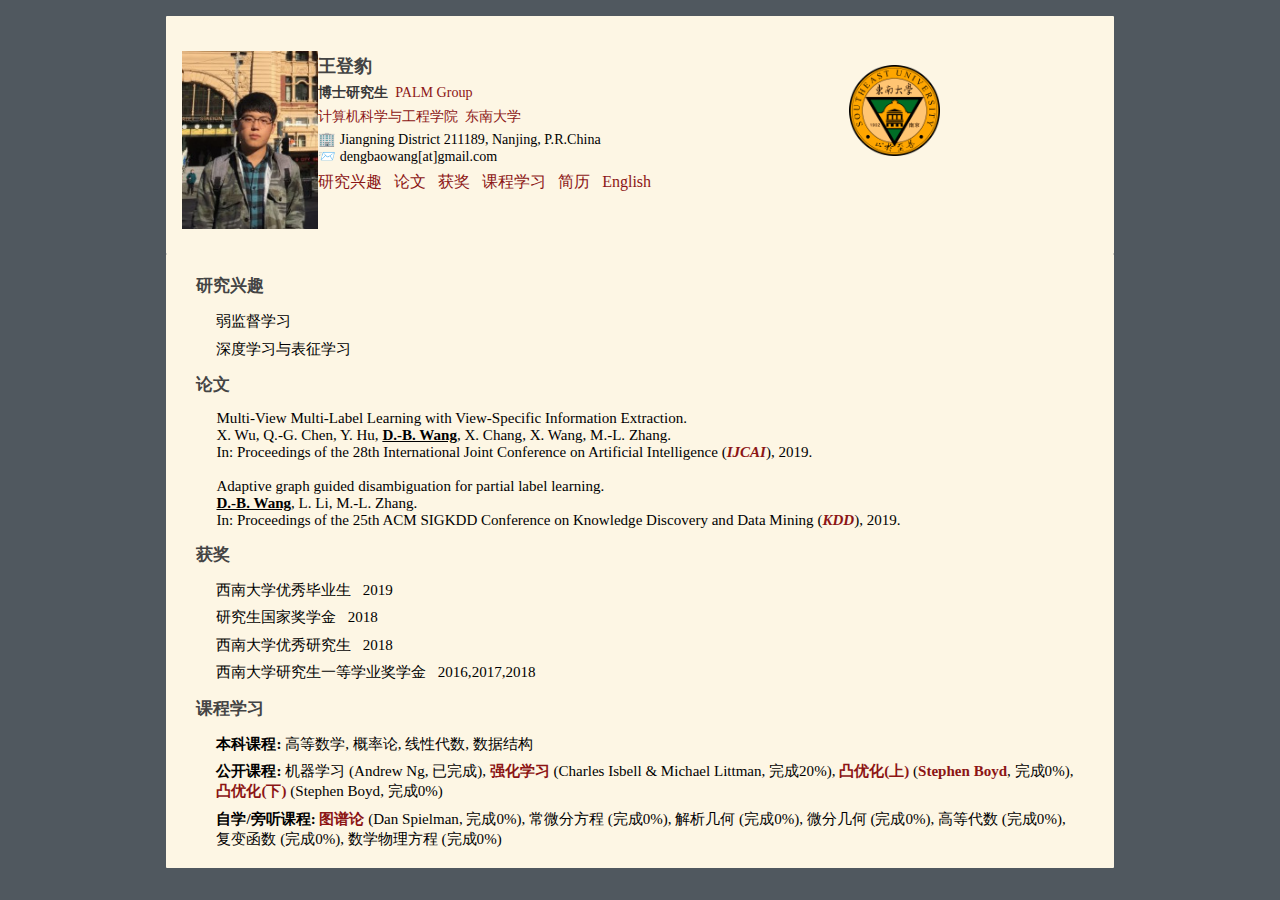
<file: PageCN.html>
<!DOCTYPE html PUBLIC "-//W3C//DTD XHTML 1.0 Transitional//EN" "http://www.w3.org/TR/xhtml1/DTD/xhtml1-transitional.dtd">
<!-- saved from url=(0034)http:// -->
<html xmlns="http://www.w3.org/1999/xhtml"><head><meta http-equiv="Content-Type" content="text/html;charset=utf-8">

<meta name="keywords" content="Deng-Bao Wang, 王登豹>
<meta name="description" content="Deng-Bao Wang(王登豹)&#39;s homepage.">
<title>Deng-Bao Wang</title>
<link rel="icon" href="bitbug_favicon.ico" type="image/x-icon">
<link rel="shortcut icon" href="bitbug_favicon.ico" type="image/x-icon">
<link rel="stylesheet" href="./style.css" type="text/css">
</head>

<body>
	<!--<div id="container">-->
		<div id="header">
			<div id="sidebar1" class="sidebar">
			<img height="99%" src="./June2018.jpg">
	    	</div>

	    	<div id="sidebar1" class="sidebar2">
    			<!--<img id="leopard" height="52%" src="./leopard.png">-->
				<!--<img height="80" src="./PALM1.jpg">--> <img class="logo" height="100%" src="./SEU_logo_small3.png">
		    </div>
			<h1><b>王登豹</b> <!--<span style="vertical-align:text-bottom"><img src="./name.png"></span>--></h1>
			<h2>博士研究生&nbsp;&nbsp;<a href="http://swu-nlp.group/" target="_blank">PALM Group</a></h2>
	        <h2 style="margin-top: 0.4em;" id="eng"><a href="http://computer.swu.edu.cn/">计算机科学与工程学院</a>&nbsp;&nbsp;<a href="http://computer.swu.edu.cn"/>东南大学</a></h2>
	        <p>&#127970; Jiangning District 211189, Nanjing, P.R.China<br>  		
			&#128232; dengbaowang[at]gmail.com
			<!--<br>URL: <a href="https://dengbaowang.github.io"> https://dengbaowang.github.io</a>-->
			</p>
			<h1 id="split"><font size="3em"><a id="goto" href="#interest">研究兴趣</a>&nbsp;&nbsp;
            <!--<a id="goto" href="#job">Job Experience</a>,-->
            <a id="goto" href="#publications">论文</a>&nbsp;&nbsp;
            <a id="goto" href="#honors">获奖</a>&nbsp;&nbsp;
            <a id="goto" href="#courses">课程学习</a>&nbsp;&nbsp;
            <!--<a id="goto" href="https://scholar.google.com/citations?user=Wrpqyg8AAAAJ&hl=zh-CN" target="_blank">谷歌学术</a>&nbsp;|-->
            <a id="goto" href="./resume_CN.pdf" target="_blank">简历</a>&nbsp;&nbsp;
        	<a id="goto" href="index.html">English</a></font></h1>
		</div>
		<div id="content">
			<!--<h1><font size="3em" color="#990000">News: </font></h1> 
			<ul><li>We have released a toolbox ALiPy: Active Learning in Python. [<a href="http://parnec.nuaa.edu.cn/huangsj/alipy/" target="_blank">homepage</a>] [<a href="https://github.com/NUAA-AL/alipy" target="_blank">github</a>]</li>
				<li>We organized an international workshop on active learning at PRICAI 2018. [<a href="http://parnec.nuaa.edu.cn/huangsj/AL-workshop/" target="_blank">homepage</a>]</li>
			</ul>-->
			<!--<h1><a name="news"></a>News</h1>
	            <ul>
	                <li><p>May 28, 2019: I defended my Master degree thesis.</p></li>
	                <li><p>Apr. 30, 2019: One paper accepted for <a href="https://www.kdd.org/2019" target="_blank"><i><b>KDD 2019</b><i></a>.</p></li>
	            </ul>-->
			<h1><a name="interest"></a>研究兴趣</h1>
	            <ul>
	                <li><p>弱监督学习</p></li>
	                <li><p>深度学习与表征学习</p></li>
	            </ul>

	        <!--<h1><a name="edu"></a>Education</h1>
	            <ul>-->
	                <!--<li><p>
	                    <b>Doctor of Engineering</b> (September 2013)<br>
	                    Dept. of Computer Science, Tokyo Institute of Technology, Tokyo, Japan.<br>
	                    Supervised by Prof. Masashi Sugiyama.
	                </p></li>-->
	                <!--<li><p>
	                    <b>M.Sc. in Computer Science and Technology</b> (July 2019)<br>
	                    College of Computer and Information Science, Southwest University, Chongqing, China.<br>
	                    Supervised by Prof. Li Li, &nbsp;GPA: 3.99, 1/55.
	                </p></li>
	                <li><p>
	                    <b>B.Sc. in Computer Science and Technology</b> (July 2016)<br>
	                    School of Computer and Control Engineering, Yantai University, Yantai, China.
	                </p></li>
	            </ul>-->
			<h1><a name="publications" ></a>论文</h1>
	  			<ul id="pub">
	  				<li>Multi-View Multi-Label Learning with View-Specific Information Extraction. <br>
	  				X. Wu, Q.-G. Chen, Y. Hu, <u><b>D.-B. Wang</b></u>, X. Chang, X. Wang, M.-L. Zhang.<br>
	  				In: Proceedings of the 28th International Joint Conference on Artificial Intelligence (<i><a href="https://www.ijcai.org/" target="_blank"><b>IJCAI</b></a></i>), 2019.<!--[<a href="index.html"><img src="./pdf.gif">&nbsp;pdf</a>]--> <!--[<a href="paper/kdd19.pdf" target="_blank"><b>Paper</b></a>]--></li>
	  				<br>
	  				<li>Adaptive graph guided disambiguation for partial label learning.<br>
	  				<u><b>D.-B. Wang</b></u>, L. Li, M.-L. Zhang.<br>
	  				In: Proceedings of the 25th ACM SIGKDD Conference on Knowledge Discovery and Data Mining (<i><a href="https://www.kdd.org/" target="_blank"><b>KDD</b></a></i>), 2019. <!--[<a href="paper/kdd19.pdf" target="_blank"><b>Paper</b></a>]--></li>
				</ul>		
			
			<h1><a name="honors"></a>获奖</a></h1>
				<ul>
	            	<li><p> 西南大学优秀毕业生 &nbsp;&nbsp;2019 </p></li>
	                <li><p> 研究生国家奖学金 &nbsp;&nbsp;2018 </p></li>
	                <li><p> 西南大学优秀研究生 &nbsp;&nbsp;2018 </p></li>
	                <li><p> 西南大学研究生一等学业奖学金 &nbsp;&nbsp;2016,2017,2018 </p></li>
	            </ul>
	        <h1><a name="courses"></a>课程学习</a></h1>
				<ul>
	            	<li><p><b>本科课程:</b> 高等数学, 概率论, 线性代数, 数据结构</p></li>
	                <li><p><b>公开课程:</b> 机器学习 (Andrew Ng, 已完成), <a href="https://classroom.udacity.com/courses/ud600">强化学习</a> (Charles Isbell & Michael Littman, 完成20%), <a href="https://see.stanford.edu/Course/EE364A/">凸优化(上)</a> (<a href="http://stanford.edu/~boyd/">Stephen Boyd</a>, 完成0%), <a href="https://see.stanford.edu/Course/EE364b/">凸优化(下)</a> (Stephen Boyd, 完成0%) </p></li>
	                <li><p><b>自学/旁听课程: </b><a href="http://www.cs.yale.edu/homes/spielman/561/">图谱论</a> (Dan Spielman, 完成0%), 常微分方程 (完成0%), 解析几何 (完成0%), 微分几何 (完成0%), 高等代数 (完成0%), 复变函数 (完成0%), 数学物理方程 (完成0%)</p></li>
	            </ul>
	        <!--<div id="corr">
				<hr>
            	<p>Correspondence: Room 1010, 25th Building, Southwest University, No. 2 Tiansheng Road, Beibei, Chongqing 400715, China</p>
            </div>-->
		</div>
		
	<!--</div>-->
<div id="cntvlive2-is-installed"></div></body></html>
</file>
<file: style.css>
#button1 {
	border: .1em solid #8C1515; /*#8C1515 #005AAD*/
	color: #8C1515;
	border-radius: 2px 2px 2px 2px; 
	font-size: 0.83em; 
	box-shadow: 0px 0px 4px 0px #bbb;
	font-weight:700;
}
#button1_tbu {
	border: .1em solid #606060; /*#8C1515 #005AAD*/
	color: #606060;
	border-radius: 2px 2px 2px 2px; 
	font-size: 0.83em; 
	box-shadow: 0px 0px 4px 0px #bbb;
	font-weight:700;
}
#button1:hover {
	color: #5C1515;
	cursor: pointer;
}

#button {
	background-color: #8C1515;
	border-radius: 2px 2px 2px 2px; 
	box-shadow: 0px 0px 4px 0px #999;
	font-size: 0.94em; 
}

#buttons {
	margin-top: 3px;
	margin-bottom: -20px;
}

a {
    color: #8C1515;
    text-decoration: none;
    font-weight:normal;
}

#content a {
    color: #8C1515;
    text-decoration: none;
    font-weight:700;
}
a:hover {
    color: #4C1515;
    border:0!important;
}
#content a:hover {
    color: #5C1515;
    border:0!important;
}
a #github {
	height: 1em;
	margin-bottom: -0.15em;
}
a #google-scholar {
	height: 1.05em;
	margin-bottom: -0.22em;
}

body {
	font-family: 'Calibri','Verdana'; /*'Candara',*/
	font-size: 88%; 
	text-align: center;
	background-color: #50585F;
	padding-top: 8px;
	color: #000;
}


#header {
	padding: 2.5em 30px 1em 30px;
	background-color: #FDF6E4;
	height: 13.4em;
	/*padding-top: 1em;*/
	width: 63em;
	margin: 0 auto;
	text-align: left;
	border-radius: 1px 1px 1px 1px;
	/*box-shadow: 0px 0px 1px 0px #222;*/
	}
#header h1 { 	
	margin: 0;
	color: #444;
	font-size: 1.3em;
	font-family: 'Calibri','Verdana'; /*'Candara',*/
	margin-top: 0.1em;
	margin-bottom: 0.3em;
	font-weight: normal;
	cursor: default;
	vertical-align:top;
	}	
	
#header h2 { 	
	margin: 0;
	color: #393939;
	font-size: 1.0em;
	margin-top: -0.05em;
	padding-left: 1px;
	cursor: default;
	}

#header p {
	font-size: 1em;
	margin-top: 0.3em;
	margin-bottom: 0.5em;
	/*color: #3D3E40;*/
}


#header .sidebar {
	position: relative;
	clear:left;
	float: left;
	margin: 0em 0em 0 -1em;
	padding: 0 0 0 0 ;
	height: 95%;
}	
	
#header .sidebar2 {
	height: 48%;
	width: 28%;
	position: relative;
	clear:right;
	float: right;
	margin: 1em -1em 0 0;
	padding: 0 0 0 0;
	/*height: 202px;
	border: .1em solid #aaa;
	background-color:#aaa;
	*/
}
#header .logo {
	margin: 0em 1.5em 0 0;
}
#header .quote1 {
	position: relative;
	clear:right;
	float: right;
	margin: 1em 7em 0 0;
	padding: 0 0 0 0;
	color: #666666;
}

#header .quote2 {
	position: relative;
	clear:right;
	float: right;
	margin: 0.3em 4em 0 0;
	padding: 0 0 0 0;
	color: #666666;
}


#content {
	width: 63em;
	background-color:#FDF6E4;
	padding:10px 30px 5px 30px;
	margin-left: auto;
	margin-right: auto;
	margin-top: 0px;
	margin-bottom: 20px;
	text-align: left;
	border-radius: 1px 1px 1px 1px;
	/*box-shadow: 0px 0px 1px 0px #222;*/
}

#content h1 {
	color: #444;
	font-size: 1.2em;
	cursor: default;
	display: block;
	margin: 10px 0px 10px 0px;
	padding: 0;
	border-color: #ddd;
	border-style: solid;
	border-width: 0 0 1px 0;
	border-bottom: 0px dashed #fff;
	font-family: 'Calibri','Verdana'; /*'Candara',*/
}

#content .equal {
	color: #444;
	font-size: 0.9em;
	font-weight: 500;
	font-family: 'Calibri','Verdana'; /*'Candara',*/
}

#content h2 {
	color: #8D8E90;
	font-size: 1.0em;
	cursor: default;
	display: block;
	margin: 10px 0 10px 0;
	padding: 0;
	border-color: #ddd;
	border-style: dashed;
	border-width: 0 0 1px 0;
	border-bottom: 0px dashed #fff;

}


#content p {
	margin: 0.5em 0 0.5em 0;
}

#content ul li{
	list-style-image: url(img/list.gif);
	font-size: 1.07em;
	list-style:none;
	list-style-position:inside;
	margin-left:-20px;
    padding:0;
}

#content ul li font.me{
	color: #2E2E2E;
	font-weight:700;
}

#content ul#pub li {
	margin-bottom: 0em;
}
</file>
